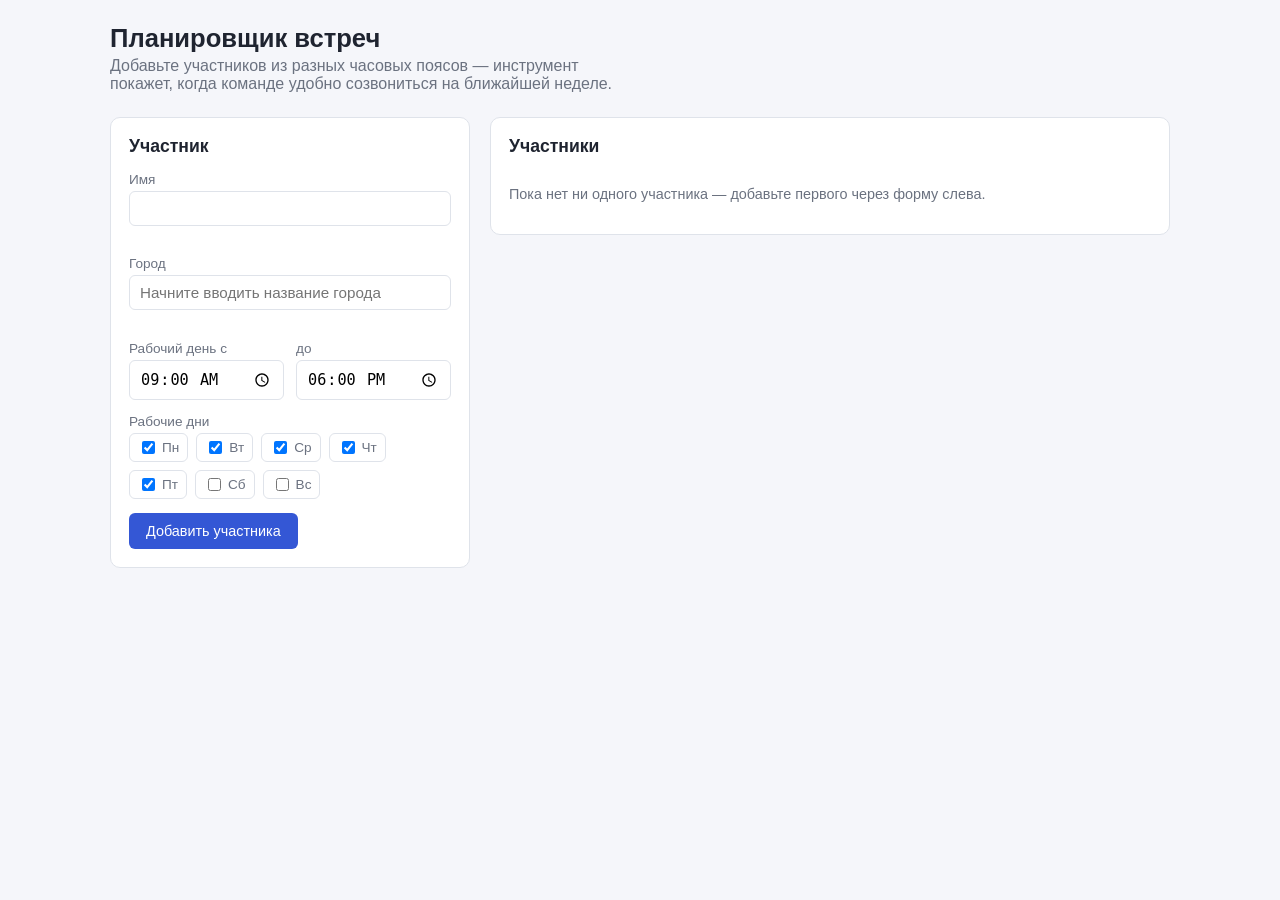
<file: index.html>
<!DOCTYPE html>
<html lang="ru">
<head>
<meta charset="UTF-8">
<meta name="viewport" content="width=device-width, initial-scale=1">
<title>Планировщик встреч</title>
<link rel="stylesheet" href="styles.css">
</head>
<body>
<header class="page-header">
  <h1>Планировщик встреч</h1>
  <p class="page-subtitle">Добавьте участников из разных часовых поясов — инструмент покажет, когда команде удобно созвониться на ближайшей неделе.</p>
</header>

<main class="layout">
  <section class="panel" aria-labelledby="form-title">
    <h2 id="form-title">Участник</h2>
    <form id="participant-form" novalidate>
      <div class="field">
        <label for="name-input">Имя</label>
        <input type="text" id="name-input" name="name" autocomplete="off">
        <span class="field-error" id="name-error" role="alert"></span>
      </div>

      <div class="field city-field">
        <label for="city-input">Город</label>
        <input type="text" id="city-input" name="city" autocomplete="off" placeholder="Начните вводить название города">
        <div class="suggestions" id="city-suggestions" hidden></div>
        <span class="field-error" id="city-error" role="alert"></span>
      </div>

      <div class="field-row">
        <div class="field">
          <label for="start-time">Рабочий день с</label>
          <input type="time" id="start-time" name="startTime" value="09:00">
        </div>
        <div class="field">
          <label for="end-time">до</label>
          <input type="time" id="end-time" name="endTime" value="18:00">
        </div>
      </div>
      <span class="field-error" id="time-error" role="alert"></span>

      <fieldset class="field days-field">
        <legend>Рабочие дни</legend>
        <div class="days-grid" id="days-grid"></div>
      </fieldset>

      <div class="form-actions">
        <button type="submit" id="submit-btn">Добавить участника</button>
        <button type="button" id="cancel-btn" hidden>Отменить</button>
      </div>
    </form>
  </section>

  <section class="panel" aria-labelledby="list-title">
    <h2 id="list-title">Участники</h2>
    <div id="participants-list" class="participants-list"></div>
  </section>
</main>

<section class="panel grid-panel" id="grid-section" aria-labelledby="grid-title" hidden>
  <h2 id="grid-title">Сетка доступности на ближайшую неделю</h2>
  <p class="grid-legend">
    Заливка ячейки — доля участников, доступных в этот момент.
    <span class="legend-swatch" style="background: hsl(0, 65%, 45%)"></span> 0%
    <span class="legend-swatch" style="background: hsl(60, 65%, 45%)"></span> 50%
    <span class="legend-swatch" style="background: hsl(120, 65%, 45%)"></span> 100%
    — клик по ячейке показывает подробности.
  </p>
  <button type="button" id="no-match-banner" class="no-match-banner" hidden></button>
  <div id="grid-container" class="grid-container"></div>
  <div id="slot-detail" class="slot-detail"></div>
</section>

<script src="availability.js"></script>
<script src="app.js"></script>
</body>
</html>
</file>
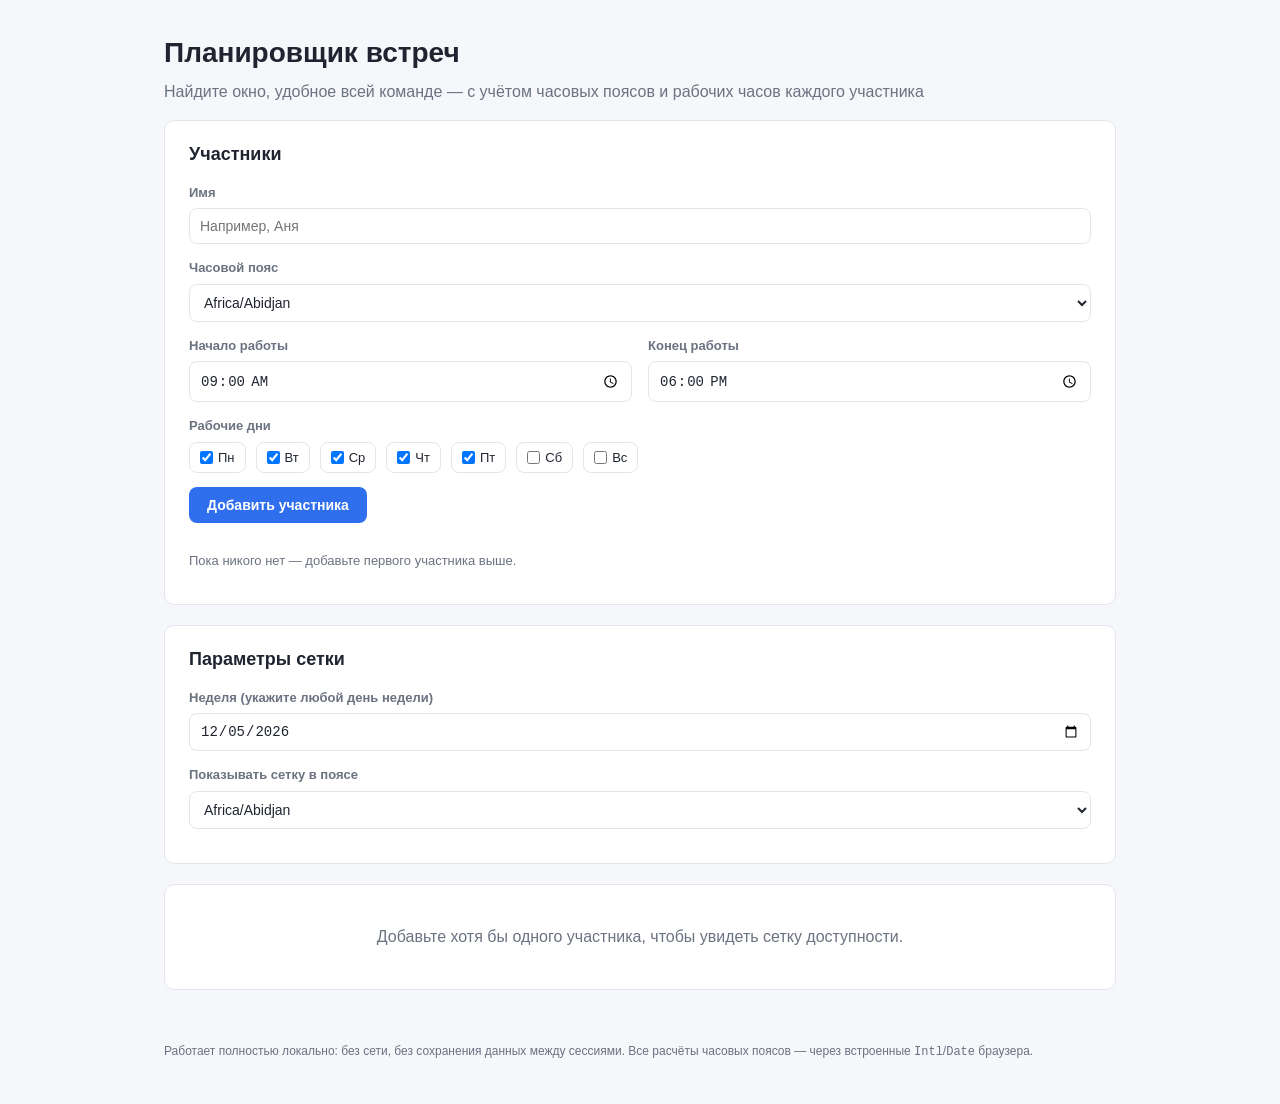
<file: naive-run/index.html>
<!DOCTYPE html>
<html lang="ru">
<head>
<meta charset="UTF-8">
<meta name="viewport" content="width=device-width, initial-scale=1.0">
<title>Планировщик встреч</title>
<link rel="stylesheet" href="styles.css">
</head>
<body>
<header class="app-header">
  <h1>Планировщик встреч</h1>
  <p class="subtitle">Найдите окно, удобное всей команде — с учётом часовых поясов и рабочих часов каждого участника</p>
</header>

<main>
  <section class="panel" id="panel-participants">
    <h2>Участники</h2>

    <form id="participant-form" novalidate>
      <div class="form-row">
        <label for="input-name">Имя</label>
        <input type="text" id="input-name" placeholder="Например, Аня" required>
      </div>

      <div class="form-row">
        <label for="input-timezone">Часовой пояс</label>
        <select id="input-timezone" required></select>
      </div>

      <div class="form-row form-row-times">
        <div>
          <label for="input-work-start">Начало работы</label>
          <input type="time" id="input-work-start" value="09:00" required>
        </div>
        <div>
          <label for="input-work-end">Конец работы</label>
          <input type="time" id="input-work-end" value="18:00" required>
        </div>
      </div>

      <div class="form-row">
        <label>Рабочие дни</label>
        <div class="weekday-checks" id="weekday-checks"></div>
      </div>

      <p class="form-error" id="form-error" hidden></p>

      <button type="submit">Добавить участника</button>
    </form>

    <ul class="participant-list" id="participant-list"></ul>
    <p class="empty-hint" id="participants-empty-hint">Пока никого нет — добавьте первого участника выше.</p>
  </section>

  <section class="panel" id="panel-settings">
    <h2>Параметры сетки</h2>
    <div class="form-row">
      <label for="input-week">Неделя (укажите любой день недели)</label>
      <input type="date" id="input-week">
    </div>
    <div class="form-row">
      <label for="input-ref-timezone">Показывать сетку в поясе</label>
      <select id="input-ref-timezone"></select>
    </div>
  </section>

  <section class="panel" id="panel-grid" hidden>
    <h2>Сетка доступности</h2>
    <p class="grid-legend">
      <span class="legend-swatch legend-0"></span> никто не доступен
      &nbsp;→&nbsp;
      <span class="legend-swatch legend-100"></span> доступны все
    </p>
    <div class="grid-scroll">
      <div class="grid" id="availability-grid"></div>
    </div>
    <p class="hint">Нажмите на ячейку, чтобы увидеть время у каждого участника.</p>
  </section>

  <section class="panel" id="panel-best" hidden>
    <h2>Лучшие варианты на неделю</h2>
    <p class="banner" id="no-full-match-banner" hidden>
      Времени, удобного абсолютно всем, на этой неделе нет. Показаны варианты с максимальным охватом участников.
    </p>
    <ol class="best-list" id="best-list"></ol>
  </section>

  <section class="panel" id="panel-detail" hidden>
    <h2>Детали слота</h2>
    <div id="slot-detail"></div>
  </section>

  <section class="panel" id="panel-empty">
    <p class="empty-state">Добавьте хотя бы одного участника, чтобы увидеть сетку доступности.</p>
  </section>
</main>

<footer class="app-footer">
  <p>Работает полностью локально: без сети, без сохранения данных между сессиями. Все расчёты часовых поясов — через встроенные <code>Intl</code>/<code>Date</code> браузера.</p>
</footer>

<script src="app.js"></script>
</body>
</html>
</file>
<file: styles.css>
:root {
  --color-bg: #f5f6fa;
  --color-panel: #ffffff;
  --color-border: #dfe3ea;
  --color-text: #1f2430;
  --color-muted: #6b7280;
  --color-accent: #3457d5;
  --color-accent-hover: #2a45ad;
  --color-danger: #c62828;
  --radius: 10px;
}

* {
  box-sizing: border-box;
}

body {
  margin: 0;
  font-family: -apple-system, BlinkMacSystemFont, 'Segoe UI', Roboto, Arial, sans-serif;
  background: var(--color-bg);
  color: var(--color-text);
}

.page-header {
  padding: 24px 20px 8px;
  max-width: 1100px;
  margin: 0 auto;
}

.page-header h1 {
  margin: 0 0 4px;
  font-size: 1.6rem;
}

.page-subtitle {
  margin: 0;
  color: var(--color-muted);
  max-width: 60ch;
}

.layout {
  max-width: 1100px;
  margin: 0 auto;
  padding: 16px 20px 40px;
  display: grid;
  grid-template-columns: minmax(280px, 360px) 1fr;
  gap: 20px;
  align-items: start;
}

@media (max-width: 720px) {
  .layout {
    grid-template-columns: 1fr;
  }
}

.panel {
  background: var(--color-panel);
  border: 1px solid var(--color-border);
  border-radius: var(--radius);
  padding: 18px;
}

.panel h2 {
  margin-top: 0;
  font-size: 1.1rem;
}

.field {
  margin-bottom: 14px;
  display: flex;
  flex-direction: column;
  gap: 4px;
  position: relative;
}

.field-row {
  display: flex;
  gap: 12px;
}

.field-row .field {
  flex: 1;
}

label {
  font-size: 0.85rem;
  color: var(--color-muted);
}

input[type='text'],
input[type='time'] {
  padding: 8px 10px;
  border: 1px solid var(--color-border);
  border-radius: 6px;
  font-size: 0.95rem;
}

input:focus,
button:focus {
  outline: 2px solid var(--color-accent);
  outline-offset: 1px;
}

.field-error {
  color: var(--color-danger);
  font-size: 0.8rem;
  min-height: 1em;
}

.suggestions {
  position: absolute;
  top: 100%;
  left: 0;
  right: 0;
  z-index: 5;
  background: var(--color-panel);
  border: 1px solid var(--color-border);
  border-radius: 6px;
  max-height: 220px;
  overflow-y: auto;
  box-shadow: 0 6px 16px rgba(0, 0, 0, 0.12);
}

.suggestion-option {
  display: block;
  width: 100%;
  text-align: left;
  padding: 8px 10px;
  border: none;
  background: none;
  cursor: pointer;
  font-size: 0.9rem;
}

.suggestion-option:hover,
.suggestion-option:focus {
  background: var(--color-bg);
}

.days-field {
  border: none;
  padding: 0;
  margin: 0 0 14px;
}

.days-field legend {
  font-size: 0.85rem;
  color: var(--color-muted);
  padding: 0;
  margin-bottom: 4px;
}

.days-grid {
  display: flex;
  flex-wrap: wrap;
  gap: 8px;
}

.day-checkbox {
  display: flex;
  align-items: center;
  gap: 4px;
  font-size: 0.85rem;
  border: 1px solid var(--color-border);
  border-radius: 6px;
  padding: 4px 8px;
  cursor: pointer;
}

.form-actions {
  display: flex;
  gap: 10px;
}

button {
  cursor: pointer;
  border-radius: 6px;
  border: 1px solid transparent;
  padding: 9px 16px;
  font-size: 0.9rem;
}

#submit-btn {
  background: var(--color-accent);
  color: #fff;
}

#submit-btn:hover {
  background: var(--color-accent-hover);
}

#cancel-btn {
  background: var(--color-panel);
  border-color: var(--color-border);
  color: var(--color-text);
}

.participants-list {
  display: flex;
  flex-direction: column;
  gap: 10px;
}

.participant-card {
  display: flex;
  justify-content: space-between;
  align-items: center;
  gap: 12px;
  border: 1px solid var(--color-border);
  border-radius: var(--radius);
  padding: 12px 14px;
  flex-wrap: wrap;
}

.participant-info {
  display: flex;
  flex-direction: column;
  gap: 2px;
  font-size: 0.9rem;
}

.participant-info span {
  color: var(--color-muted);
}

.participant-actions {
  display: flex;
  gap: 8px;
}

.edit-btn {
  background: var(--color-panel);
  border-color: var(--color-border);
}

.delete-btn {
  background: #fff0f0;
  border-color: #f3c1c1;
  color: var(--color-danger);
}

.empty-hint {
  color: var(--color-muted);
  font-size: 0.9rem;
}

.grid-panel {
  max-width: 1100px;
  margin: 0 auto 40px;
}

.grid-legend {
  font-size: 0.85rem;
  color: var(--color-muted);
  display: flex;
  align-items: center;
  gap: 6px;
  flex-wrap: wrap;
}

.legend-swatch {
  display: inline-block;
  width: 14px;
  height: 14px;
  border-radius: 3px;
}

.grid-container {
  display: flex;
  flex-direction: column;
  gap: 14px;
  margin-top: 12px;
}

.day-block {
  border: 1px solid var(--color-border);
  border-radius: var(--radius);
  padding: 10px 12px;
  overflow-x: auto;
}

.day-block-header {
  font-weight: 600;
  font-size: 0.85rem;
  margin-bottom: 8px;
}

.day-block-rows {
  display: flex;
  flex-direction: column;
  gap: 4px;
}

.day-row {
  display: flex;
  align-items: center;
  gap: 8px;
}

.day-row-name {
  flex: 0 0 110px;
  font-size: 0.8rem;
  color: var(--color-muted);
  white-space: nowrap;
  overflow: hidden;
  text-overflow: ellipsis;
}

.day-row-cells {
  display: flex;
  gap: 1px;
}

.slot-cell {
  width: 7px;
  height: 18px;
  padding: 0;
  border: none;
  border-radius: 1px;
  cursor: pointer;
}

.slot-cell:hover,
.slot-cell:focus {
  outline: 2px solid var(--color-text);
  outline-offset: 1px;
}

.slot-cell--best {
  box-shadow: 0 0 0 2px #1f2430;
  border-radius: 2px;
}

.no-match-banner {
  display: block;
  width: 100%;
  text-align: left;
  margin: 12px 0;
  padding: 12px 14px;
  border: 1px solid #f0c36d;
  background: #fff8ea;
  border-radius: var(--radius);
  font-size: 0.9rem;
  color: #6b4c00;
  cursor: pointer;
}

.no-match-banner:hover,
.no-match-banner:focus {
  outline: 2px solid var(--color-accent);
  outline-offset: 1px;
}

.slot-detail {
  margin-top: 16px;
}

.slot-detail h3 {
  margin: 0 0 8px;
  font-size: 1rem;
}

.slot-detail-list {
  list-style: none;
  margin: 0;
  padding: 0;
  display: flex;
  flex-direction: column;
  gap: 4px;
  font-size: 0.9rem;
}

.slot-detail-list li {
  padding: 6px 10px;
  border-radius: 6px;
}

.slot-detail-ok {
  background: #eafaf0;
}

.slot-detail-bad {
  background: #fff3e6;
}

.slot-detail-time {
  color: var(--color-muted);
  font-size: 0.85rem;
}
</file>
<file: naive-run/styles.css>
:root {
  --bg: #f6f7fb;
  --panel-bg: #ffffff;
  --text: #1f2430;
  --text-muted: #6b7280;
  --border: #e2e5ec;
  --accent: #2f6fed;
  --accent-dark: #1f4fb8;
  --danger: #d64545;
  --danger-bg: #fdecec;
  --slot-empty: #eef0f5;
  --slot-full: #2f6fed;
  --radius: 10px;
}

* {
  box-sizing: border-box;
}

body {
  margin: 0;
  font-family: -apple-system, BlinkMacSystemFont, "Segoe UI", Roboto, Helvetica, Arial, sans-serif;
  background: var(--bg);
  color: var(--text);
  line-height: 1.5;
}

.app-header {
  padding: 32px 24px 16px;
  max-width: 1000px;
  margin: 0 auto;
}

.app-header h1 {
  margin: 0 0 6px;
  font-size: 28px;
}

.subtitle {
  margin: 0;
  color: var(--text-muted);
}

main {
  max-width: 1000px;
  margin: 0 auto;
  padding: 0 24px 40px;
  display: flex;
  flex-direction: column;
  gap: 20px;
}

.panel {
  background: var(--panel-bg);
  border: 1px solid var(--border);
  border-radius: var(--radius);
  padding: 20px 24px;
}

.panel h2 {
  margin-top: 0;
  font-size: 18px;
}

.form-row {
  margin-bottom: 14px;
  display: flex;
  flex-direction: column;
  gap: 6px;
}

.form-row label {
  font-size: 13px;
  font-weight: 600;
  color: var(--text-muted);
}

.form-row input,
.form-row select {
  padding: 9px 10px;
  border: 1px solid var(--border);
  border-radius: 8px;
  font-size: 14px;
  background: #fff;
  color: var(--text);
}

.form-row-times {
  flex-direction: row;
  gap: 16px;
}

.form-row-times > div {
  flex: 1;
  display: flex;
  flex-direction: column;
  gap: 6px;
}

.weekday-checks {
  display: flex;
  flex-wrap: wrap;
  gap: 10px;
}

.weekday-checks label {
  display: flex;
  align-items: center;
  gap: 5px;
  font-weight: 400;
  color: var(--text);
  border: 1px solid var(--border);
  border-radius: 8px;
  padding: 5px 10px;
  cursor: pointer;
  font-size: 13px;
}

.weekday-checks input {
  margin: 0;
}

.form-error {
  color: var(--danger);
  background: var(--danger-bg);
  border-radius: 8px;
  padding: 8px 10px;
  font-size: 13px;
}

button {
  background: var(--accent);
  color: #fff;
  border: none;
  border-radius: 8px;
  padding: 10px 18px;
  font-size: 14px;
  font-weight: 600;
  cursor: pointer;
}

button:hover {
  background: var(--accent-dark);
}

.participant-list {
  list-style: none;
  margin: 16px 0 0;
  padding: 0;
  display: flex;
  flex-direction: column;
  gap: 8px;
}

.participant-card {
  display: flex;
  align-items: center;
  justify-content: space-between;
  gap: 12px;
  border: 1px solid var(--border);
  border-radius: 8px;
  padding: 10px 12px;
}

.participant-card .p-main {
  font-weight: 600;
}

.participant-card .p-meta {
  color: var(--text-muted);
  font-size: 13px;
}

.participant-card .remove-btn {
  background: transparent;
  color: var(--danger);
  border: 1px solid var(--danger);
  padding: 4px 9px;
  font-size: 13px;
  border-radius: 6px;
}

.participant-card .remove-btn:hover {
  background: var(--danger-bg);
}

.empty-hint {
  color: var(--text-muted);
  font-size: 13px;
  margin-top: 12px;
}

.grid-legend {
  font-size: 13px;
  color: var(--text-muted);
  display: flex;
  align-items: center;
  gap: 6px;
}

.legend-swatch {
  display: inline-block;
  width: 16px;
  height: 12px;
  border-radius: 3px;
  vertical-align: middle;
}

.legend-0 { background: var(--slot-empty); }
.legend-100 { background: var(--slot-full); }

.grid-scroll {
  overflow-x: auto;
}

.grid {
  display: grid;
  grid-template-columns: 64px repeat(7, 1fr);
  min-width: 640px;
  border: 1px solid var(--border);
  border-radius: 8px;
  overflow: hidden;
}

.grid-cell {
  border-bottom: 1px solid var(--border);
  border-right: 1px solid var(--border);
  min-height: 16px;
}

.grid-head {
  background: #fafbfd;
  padding: 6px 4px;
  font-size: 12px;
  font-weight: 600;
  text-align: center;
  position: sticky;
  top: 0;
}

.grid-time-label {
  background: #fafbfd;
  font-size: 11px;
  color: var(--text-muted);
  text-align: right;
  padding: 0 6px;
  display: flex;
  align-items: center;
  justify-content: flex-end;
}

.grid-slot {
  cursor: pointer;
}

.grid-slot:hover {
  outline: 2px solid var(--accent-dark);
  outline-offset: -2px;
}

.grid-slot.selected {
  outline: 2px solid #16a34a;
  outline-offset: -2px;
}

.hint {
  font-size: 12px;
  color: var(--text-muted);
  margin-bottom: 0;
}

.banner {
  background: #fff7e6;
  border: 1px solid #f5d78a;
  color: #8a5a00;
  padding: 10px 12px;
  border-radius: 8px;
  font-size: 13px;
}

.best-list {
  padding-left: 20px;
  margin: 8px 0 0;
  display: flex;
  flex-direction: column;
  gap: 8px;
}

.best-list li {
  font-size: 14px;
}

.best-list .best-meta {
  color: var(--text-muted);
  font-size: 13px;
}

#slot-detail table {
  width: 100%;
  border-collapse: collapse;
  font-size: 13px;
}

#slot-detail th,
#slot-detail td {
  text-align: left;
  padding: 6px 8px;
  border-bottom: 1px solid var(--border);
}

.status-yes { color: #16a34a; font-weight: 600; }
.status-no { color: var(--danger); font-weight: 600; }

.empty-state {
  text-align: center;
  color: var(--text-muted);
  margin: 0;
  padding: 20px 0;
}

.app-footer {
  max-width: 1000px;
  margin: 0 auto;
  padding: 0 24px 32px;
  color: var(--text-muted);
  font-size: 12px;
}
</file>
